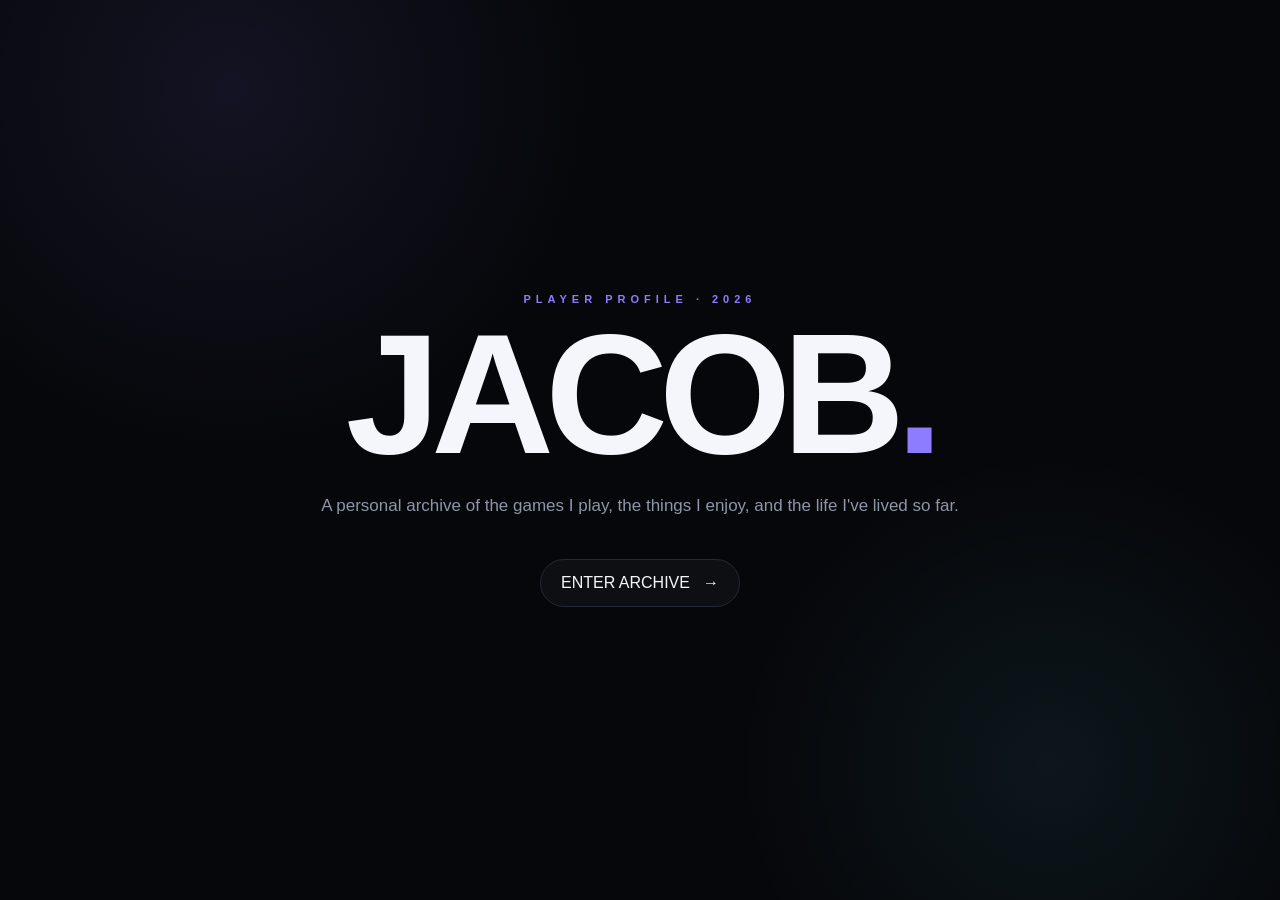
<file: index.html>
<!DOCTYPE html>
<html lang="en">
<head>
<meta charset="UTF-8">
<meta name="viewport" content="width=device-width, initial-scale=1.0">
<title>JACOB / PROFILE</title>
<link rel="stylesheet" href="style.css">
</head>
<body>
<section class="hero">
  <div>
    <div class="kicker">PLAYER PROFILE · 2026</div>
    <h1>JACOB<span>.</span></h1>
    <p>A personal archive of the games I play, the things I enjoy, and the life I've lived so far.</p>
    <a class="enter" href="home.html">ENTER ARCHIVE <span>→</span></a>
  </div>
</section>
</body>
</html>
</file>
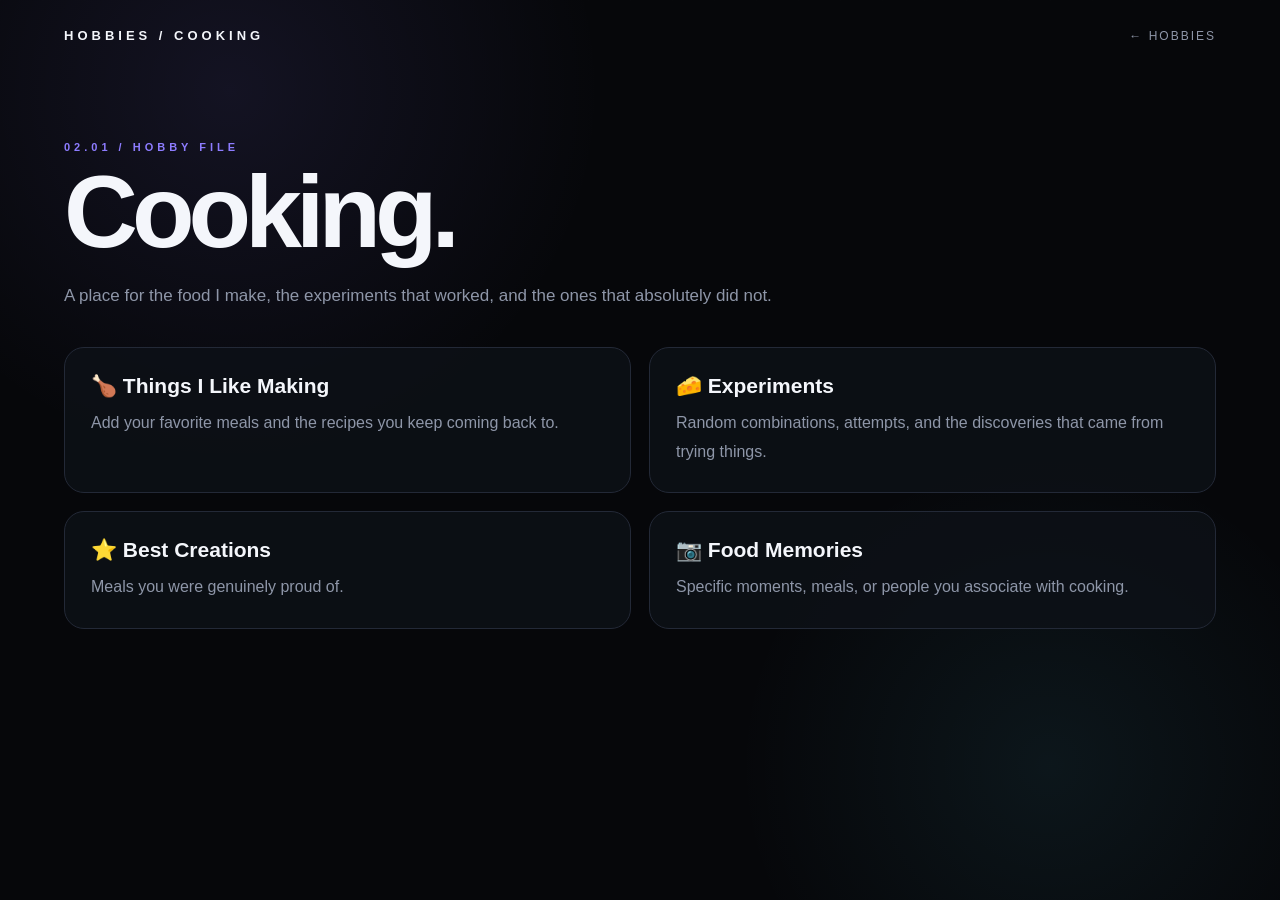
<file: cooking.html>
<!DOCTYPE html>
<html lang="en">
<head>
<meta charset="UTF-8">
<meta name="viewport" content="width=device-width, initial-scale=1.0">
<title>Cooking — JACOB / PROFILE</title>
<link rel="stylesheet" href="style.css">
</head>
<body>
<div class="wrap page">
  <div class="topbar"><div class="logo">HOBBIES / COOKING</div><a class="navlink" href="hobbies.html">← Hobbies</a></div>
  <div class="heading"><div class="eyebrow">02.01 / HOBBY FILE</div><h1>Cooking.</h1><p>A place for the food I make, the experiments that worked, and the ones that absolutely did not.</p></div>
  <div class="info-grid">
    <div class="info"><h2>🍗 Things I Like Making</h2><p>Add your favorite meals and the recipes you keep coming back to.</p></div>
    <div class="info"><h2>🧀 Experiments</h2><p>Random combinations, attempts, and the discoveries that came from trying things.</p></div>
    <div class="info"><h2>⭐ Best Creations</h2><p>Meals you were genuinely proud of.</p></div>
    <div class="info"><h2>📷 Food Memories</h2><p>Specific moments, meals, or people you associate with cooking.</p></div>
  </div>
</div>
</body>
</html>
</file>
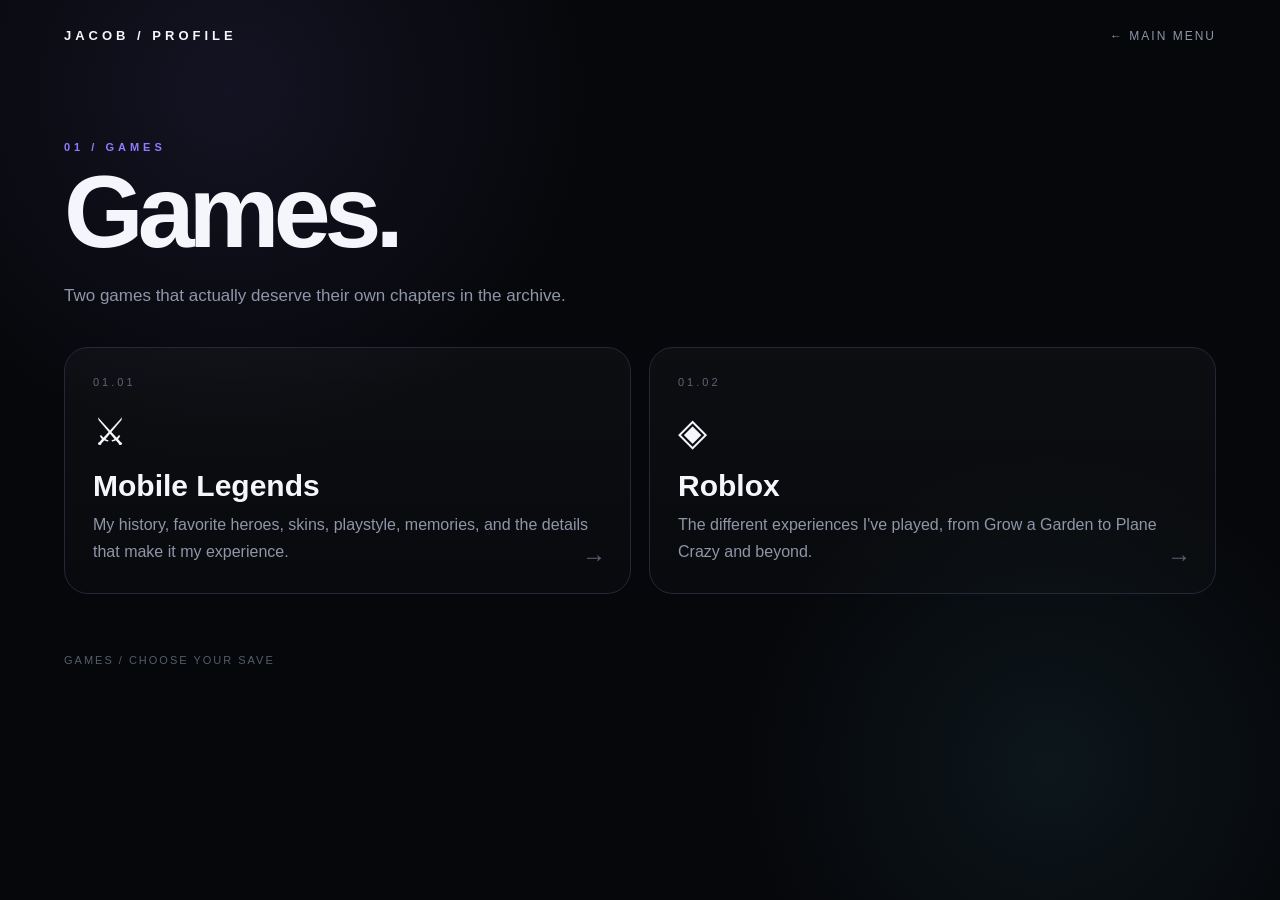
<file: games.html>
<!DOCTYPE html>
<html lang="en">
<head>
<meta charset="UTF-8">
<meta name="viewport" content="width=device-width, initial-scale=1.0">
<title>Games — JACOB / PROFILE</title>
<link rel="stylesheet" href="style.css">
</head>
<body>
<div class="wrap page">
  <div class="topbar">
    <div class="logo">JACOB / PROFILE</div>
    <a class="navlink" href="home.html">← Main menu</a>
  </div>
  <div class="heading">
    <div class="eyebrow">01 / GAMES</div>
    <h1>Games.</h1>
    <p>Two games that actually deserve their own chapters in the archive.</p>
  </div>

  <div class="grid">
    <a class="card" href="mlbb.html">
      <div class="num">01.01</div><span class="icon">⚔</span>
      <h2>Mobile Legends</h2>
      <p>My history, favorite heroes, skins, playstyle, memories, and the details that make it my experience.</p>
      <span class="arrow">→</span>
    </a>
    <a class="card" href="roblox.html">
      <div class="num">01.02</div><span class="icon">◈</span>
      <h2>Roblox</h2>
      <p>The different experiences I've played, from Grow a Garden to Plane Crazy and beyond.</p>
      <span class="arrow">→</span>
    </a>
  </div>
  <div class="footer">Games / choose your save</div>
</div>
</body>
</html>
</file>
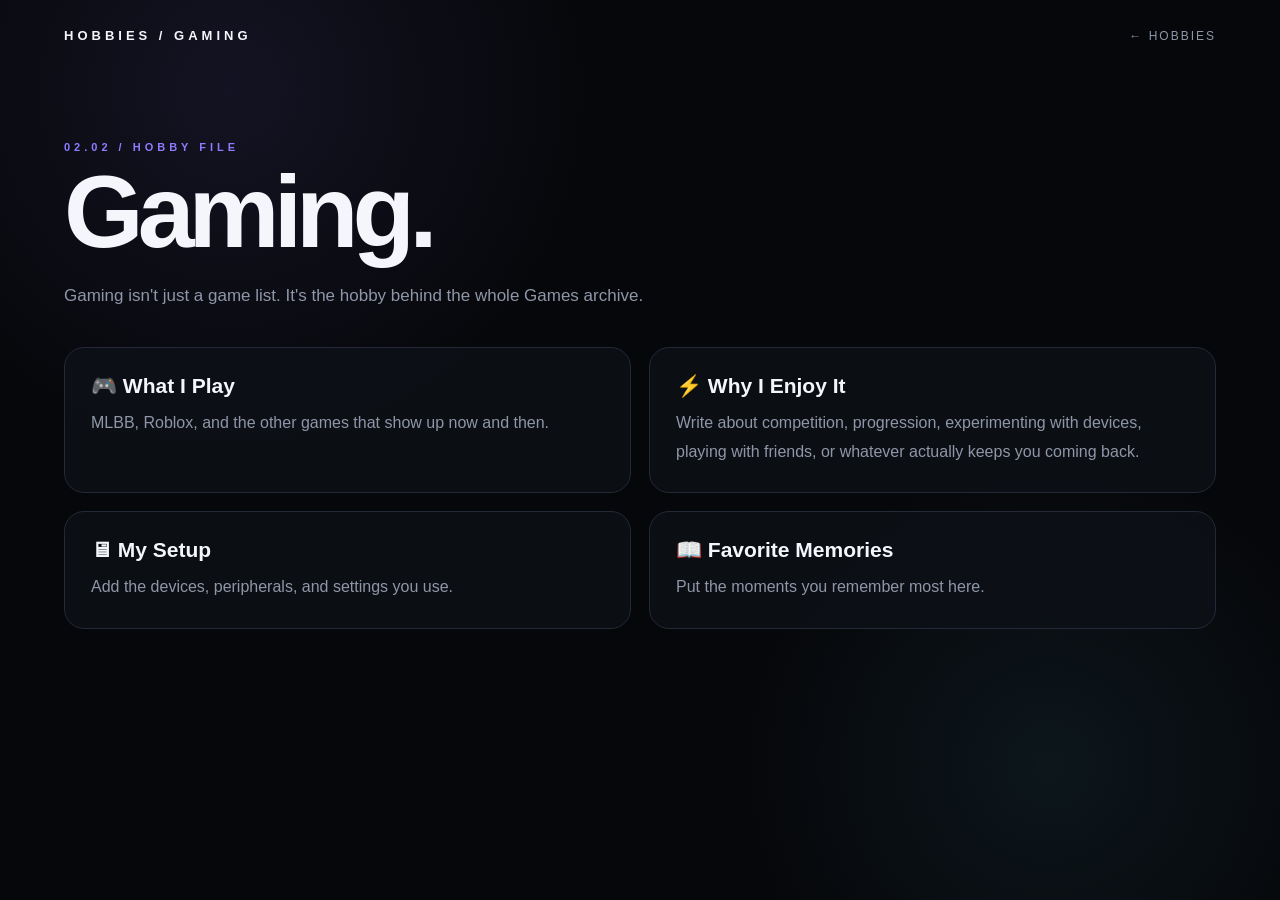
<file: gaming.html>
<!DOCTYPE html>
<html lang="en">
<head>
<meta charset="UTF-8">
<meta name="viewport" content="width=device-width, initial-scale=1.0">
<title>Gaming — JACOB / PROFILE</title>
<link rel="stylesheet" href="style.css">
</head>
<body>
<div class="wrap page">
  <div class="topbar"><div class="logo">HOBBIES / GAMING</div><a class="navlink" href="hobbies.html">← Hobbies</a></div>
  <div class="heading"><div class="eyebrow">02.02 / HOBBY FILE</div><h1>Gaming.</h1><p>Gaming isn't just a game list. It's the hobby behind the whole Games archive.</p></div>
  <div class="info-grid">
    <div class="info"><h2>🎮 What I Play</h2><p>MLBB, Roblox, and the other games that show up now and then.</p></div>
    <div class="info"><h2>⚡ Why I Enjoy It</h2><p>Write about competition, progression, experimenting with devices, playing with friends, or whatever actually keeps you coming back.</p></div>
    <div class="info"><h2>🖥 My Setup</h2><p>Add the devices, peripherals, and settings you use.</p></div>
    <div class="info"><h2>📖 Favorite Memories</h2><p>Put the moments you remember most here.</p></div>
  </div>
</div>
</body>
</html>
</file>
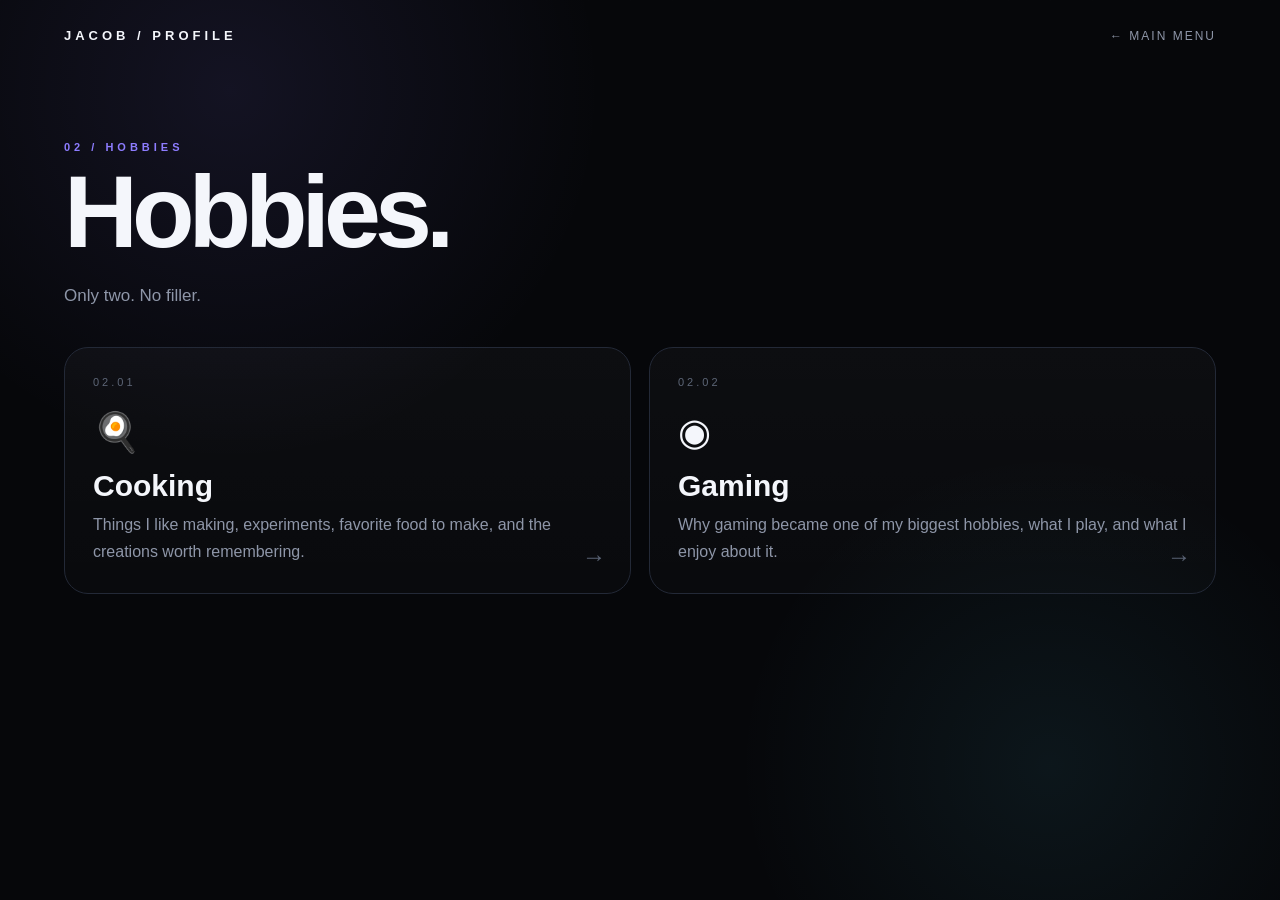
<file: hobbies.html>
<!DOCTYPE html>
<html lang="en">
<head>
<meta charset="UTF-8">
<meta name="viewport" content="width=device-width, initial-scale=1.0">
<title>Hobbies — JACOB / PROFILE</title>
<link rel="stylesheet" href="style.css">
</head>
<body>
<div class="wrap page">
  <div class="topbar">
    <div class="logo">JACOB / PROFILE</div>
    <a class="navlink" href="home.html">← Main menu</a>
  </div>
  <div class="heading">
    <div class="eyebrow">02 / HOBBIES</div>
    <h1>Hobbies.</h1>
    <p>Only two. No filler.</p>
  </div>

  <div class="grid">
    <a class="card" href="cooking.html"><div class="num">02.01</div><span class="icon">🍳</span><h2>Cooking</h2><p>Things I like making, experiments, favorite food to make, and the creations worth remembering.</p><span class="arrow">→</span></a>
    <a class="card" href="gaming.html"><div class="num">02.02</div><span class="icon">◉</span><h2>Gaming</h2><p>Why gaming became one of my biggest hobbies, what I play, and what I enjoy about it.</p><span class="arrow">→</span></a>
  </div>
</div>
</body>
</html>
</file>
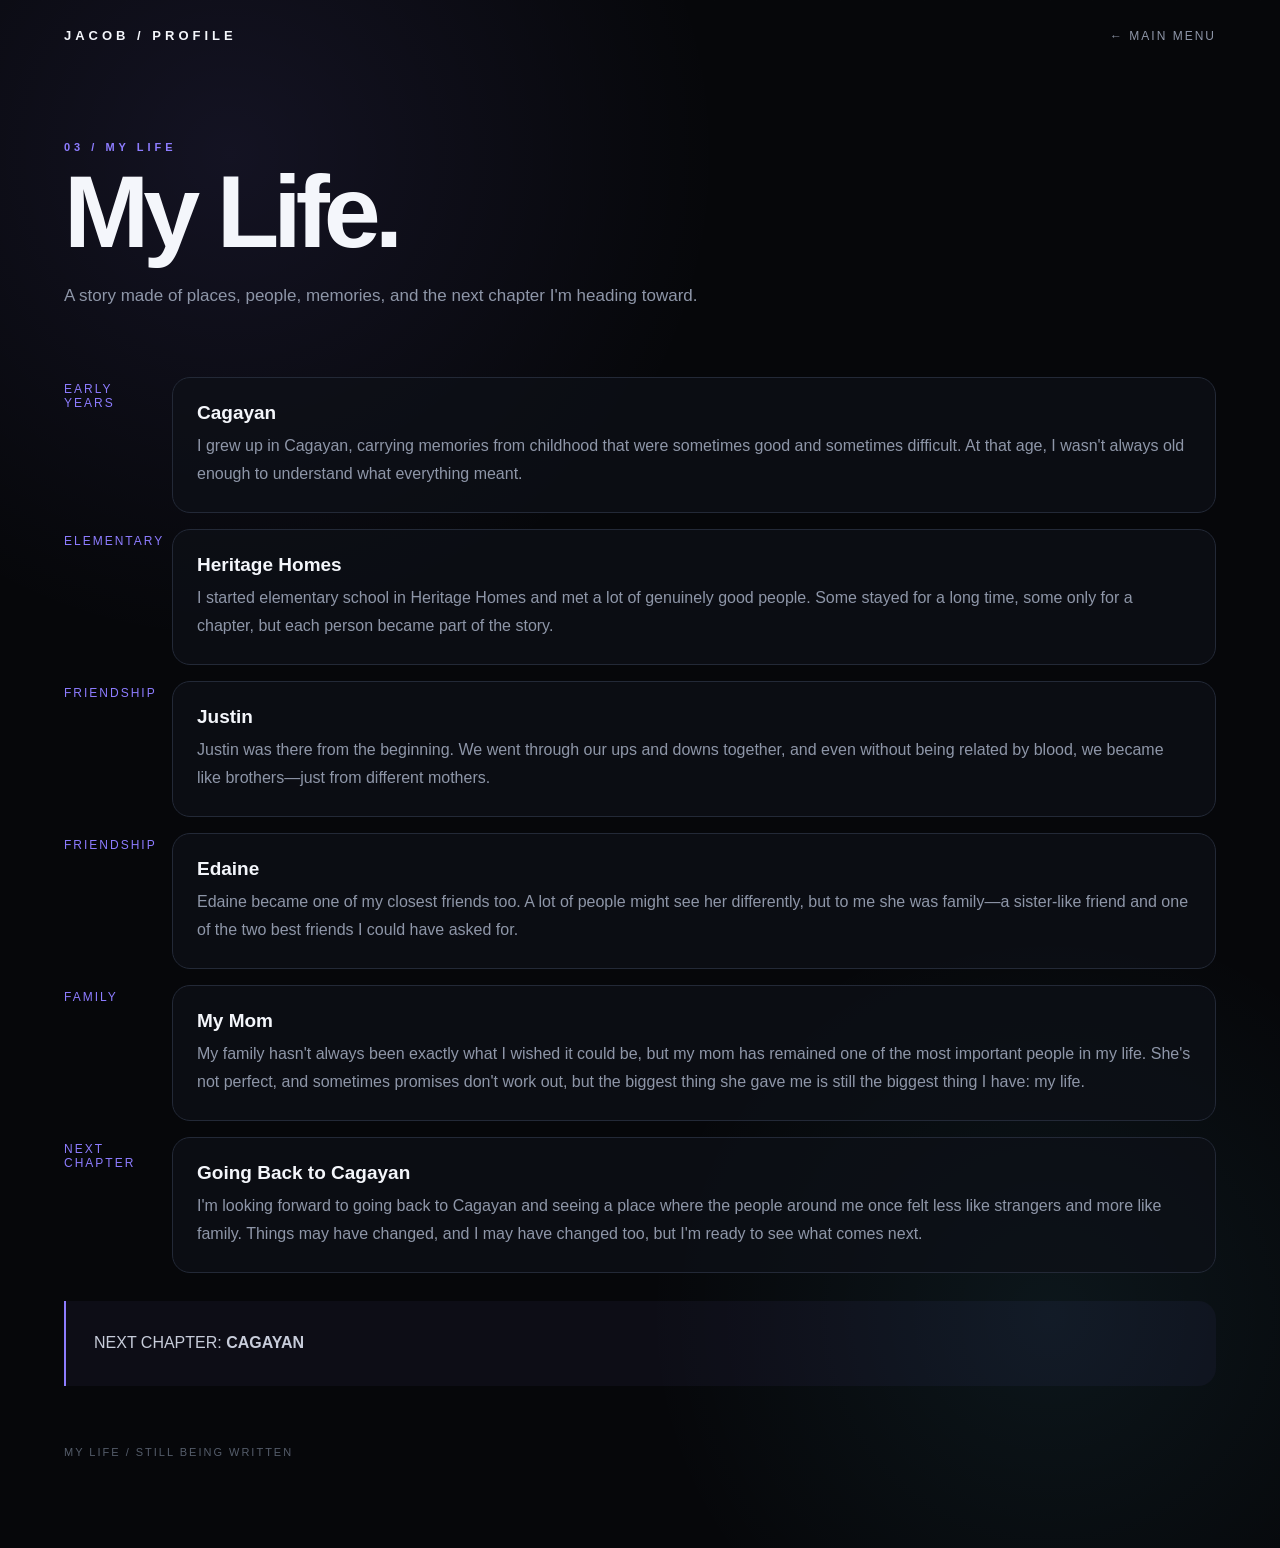
<file: life.html>
<!DOCTYPE html>
<html lang="en">
<head>
<meta charset="UTF-8">
<meta name="viewport" content="width=device-width, initial-scale=1.0">
<title>My Life — JACOB / PROFILE</title>
<link rel="stylesheet" href="style.css">
</head>
<body>
<div class="wrap page">
  <div class="topbar">
    <div class="logo">JACOB / PROFILE</div>
    <a class="navlink" href="home.html">← Main menu</a>
  </div>
  <div class="heading">
    <div class="eyebrow">03 / MY LIFE</div>
    <h1>My Life.</h1>
    <p>A story made of places, people, memories, and the next chapter I'm heading toward.</p>
  </div>

  <div class="timeline">
    <div class="timeline-item"><div class="year">EARLY YEARS</div><div class="panel"><h3>Cagayan</h3><p>I grew up in Cagayan, carrying memories from childhood that were sometimes good and sometimes difficult. At that age, I wasn't always old enough to understand what everything meant.</p></div></div>
    <div class="timeline-item"><div class="year">ELEMENTARY</div><div class="panel"><h3>Heritage Homes</h3><p>I started elementary school in Heritage Homes and met a lot of genuinely good people. Some stayed for a long time, some only for a chapter, but each person became part of the story.</p></div></div>
    <div class="timeline-item"><div class="year">FRIENDSHIP</div><div class="panel"><h3>Justin</h3><p>Justin was there from the beginning. We went through our ups and downs together, and even without being related by blood, we became like brothers—just from different mothers.</p></div></div>
    <div class="timeline-item"><div class="year">FRIENDSHIP</div><div class="panel"><h3>Edaine</h3><p>Edaine became one of my closest friends too. A lot of people might see her differently, but to me she was family—a sister-like friend and one of the two best friends I could have asked for.</p></div></div>
    <div class="timeline-item"><div class="year">FAMILY</div><div class="panel"><h3>My Mom</h3><p>My family hasn't always been exactly what I wished it could be, but my mom has remained one of the most important people in my life. She's not perfect, and sometimes promises don't work out, but the biggest thing she gave me is still the biggest thing I have: my life.</p></div></div>
    <div class="timeline-item"><div class="year">NEXT CHAPTER</div><div class="panel"><h3>Going Back to Cagayan</h3><p>I'm looking forward to going back to Cagayan and seeing a place where the people around me once felt less like strangers and more like family. Things may have changed, and I may have changed too, but I'm ready to see what comes next.</p></div></div>
  </div>

  <div class="quote">NEXT CHAPTER: <strong>CAGAYAN</strong></div>
  <div class="footer">My life / still being written</div>
</div>
</body>
</html>
</file>
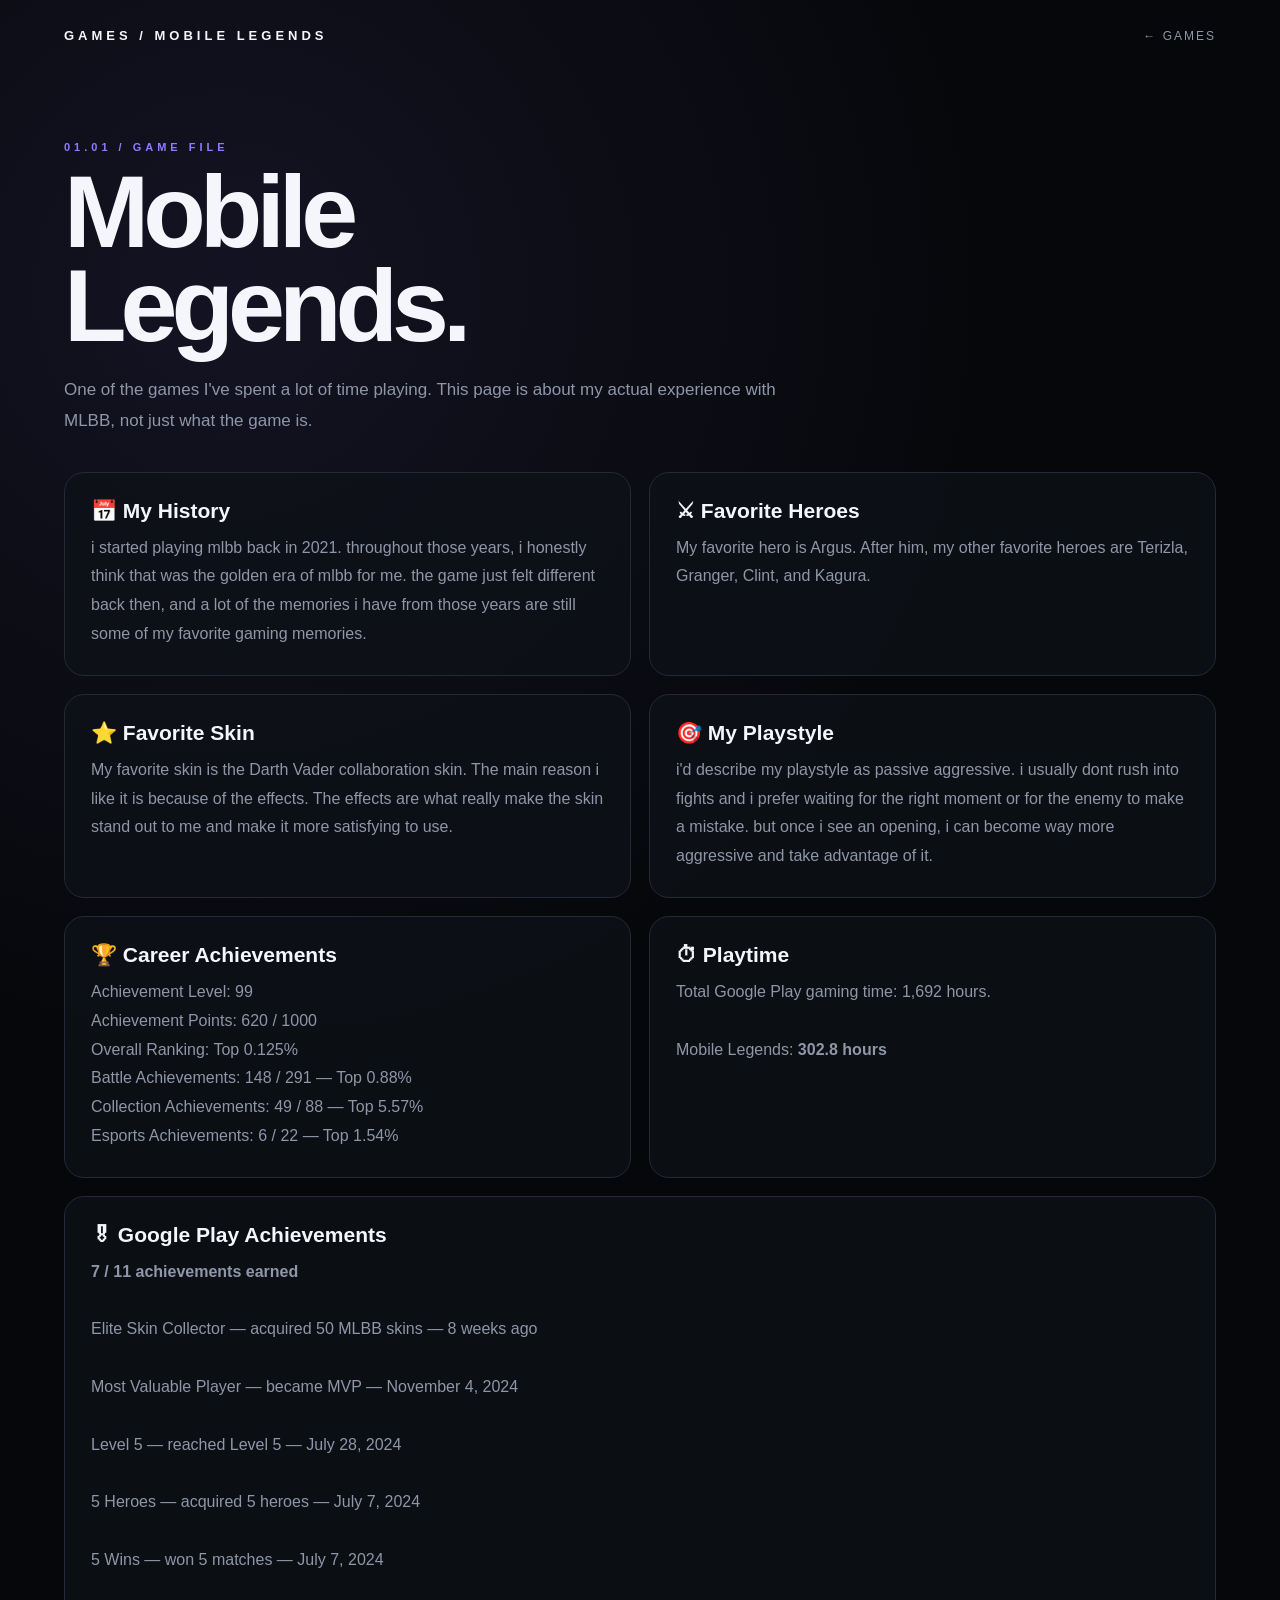
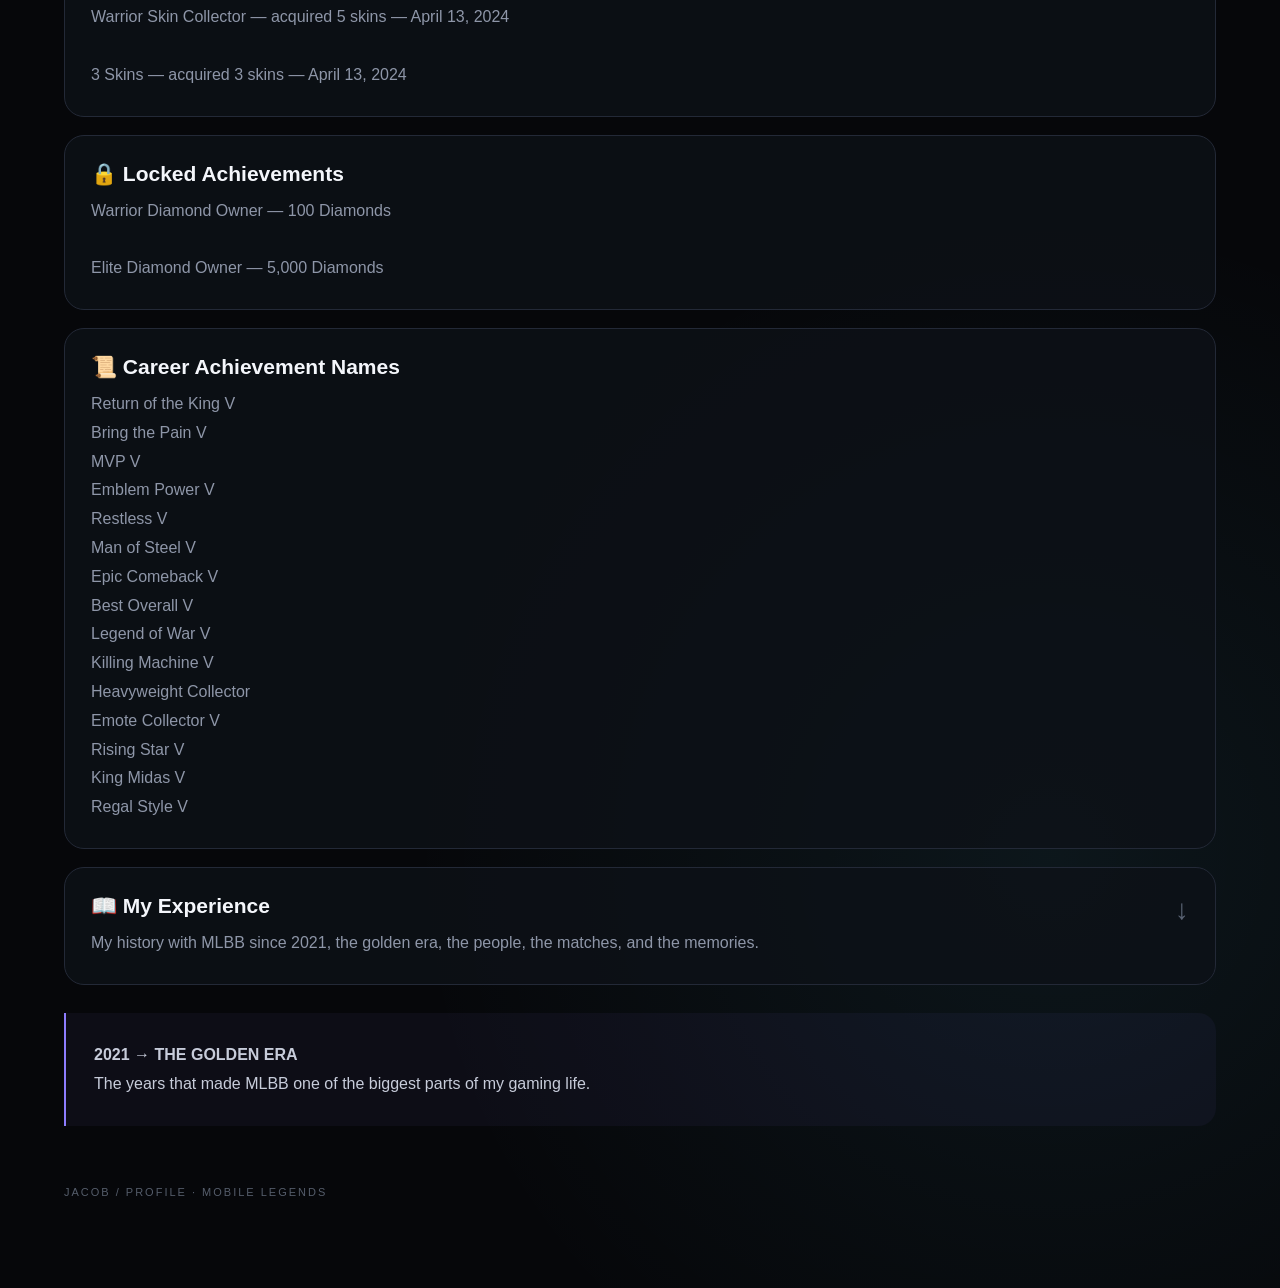
<file: mlbb.html>
<!DOCTYPE html>
<html lang="en">

<head>
    <meta charset="UTF-8">
    <meta name="viewport" content="width=device-width, initial-scale=1.0">

    <title>Mobile Legends — JACOB / PROFILE</title>

    <link rel="stylesheet" href="style.css">

    <style>

        /* MY EXPERIENCE EXPANDABLE CARD */

        .experience-card {
            cursor: pointer;
        }

        .experience-header {
            display: flex;
            justify-content: space-between;
            align-items: flex-start;
            gap: 25px;
        }

        .experience-arrow {
            font-size: 28px;
            color: #596273;
            transition: transform .35s ease, color .35s ease;
        }

        .experience-card:hover .experience-arrow {
            color: white;
        }

        .experience-content {
            max-height: 0;
            overflow: hidden;
            opacity: 0;
            transition:
                max-height .7s cubic-bezier(.2,.8,.2,1),
                opacity .35s ease,
                margin-top .4s ease;
        }

        .experience-content p {
            color: var(--muted);
            line-height: 1.8;
            margin-bottom: 20px;
        }

        .experience-card.open .experience-content {
            max-height: 2000px;
            opacity: 1;
            margin-top: 30px;
        }

        .experience-card.open .experience-arrow {
            transform: rotate(180deg);
            color: white;
        }

    </style>

</head>

<body>

<div class="wrap page">

    <!-- TOP BAR -->

    <div class="topbar">

        <div class="logo">
            GAMES / MOBILE LEGENDS
        </div>

        <a class="navlink" href="games.html">
            ← Games
        </a>

    </div>


    <!-- HEADER -->

    <div class="heading">

        <div class="eyebrow">
            01.01 / GAME FILE
        </div>

        <h1>
            Mobile<br>
            Legends.
        </h1>

        <p>
            One of the games I've spent a lot of time playing.
            This page is about my actual experience with MLBB,
            not just what the game is.
        </p>

    </div>


    <!-- INFORMATION -->

    <div class="info-grid">


        <!-- MY HISTORY -->

        <div class="info">

            <h2>
                📅 My History
            </h2>

            <p>
                i started playing mlbb back in 2021.
                throughout those years, i honestly think that was
                the golden era of mlbb for me. the game just felt
                different back then, and a lot of the memories i
                have from those years are still some of my favorite
                gaming memories.
            </p>

        </div>


        <!-- FAVORITE HEROES -->

        <div class="info">

            <h2>
                ⚔ Favorite Heroes
            </h2>

            <p>
                My favorite hero is Argus. After him, my other
                favorite heroes are Terizla, Granger, Clint,
                and Kagura.
            </p>

        </div>


        <!-- FAVORITE SKIN -->

        <div class="info">

            <h2>
                ⭐ Favorite Skin
            </h2>

            <p>
                My favorite skin is the Darth Vader collaboration
                skin. The main reason i like it is because of
                the effects. The effects are what really make
                the skin stand out to me and make it more
                satisfying to use.
            </p>

        </div>


        <!-- PLAYSTYLE -->

        <div class="info">

            <h2>
                🎯 My Playstyle
            </h2>

            <p>
                i'd describe my playstyle as passive aggressive.
                i usually dont rush into fights and i prefer
                waiting for the right moment or for the enemy
                to make a mistake. but once i see an opening,
                i can become way more aggressive and take
                advantage of it.
            </p>

        </div>


        <!-- CAREER ACHIEVEMENTS -->

        <div class="info">

            <h2>
                🏆 Career Achievements
            </h2>

            <p>
                Achievement Level: 99
                <br>
                Achievement Points: 620 / 1000
                <br>
                Overall Ranking: Top 0.125%
                <br>
                Battle Achievements: 148 / 291 — Top 0.88%
                <br>
                Collection Achievements: 49 / 88 — Top 5.57%
                <br>
                Esports Achievements: 6 / 22 — Top 1.54%
            </p>

        </div>


        <!-- PLAYTIME -->

        <div class="info">

            <h2>
                ⏱ Playtime
            </h2>

            <p>
                Total Google Play gaming time:
                1,692 hours.

                <br><br>

                Mobile Legends:
                <strong>302.8 hours</strong>
            </p>

        </div>


        <!-- GOOGLE PLAY ACHIEVEMENTS -->

        <div class="info full">

            <h2>
                🎖 Google Play Achievements
            </h2>

            <p>

                <strong>7 / 11 achievements earned</strong>

                <br><br>

                Elite Skin Collector —
                acquired 50 MLBB skins — 8 weeks ago

                <br><br>

                Most Valuable Player —
                became MVP — November 4, 2024

                <br><br>

                Level 5 —
                reached Level 5 — July 28, 2024

                <br><br>

                5 Heroes —
                acquired 5 heroes — July 7, 2024

                <br><br>

                5 Wins —
                won 5 matches — July 7, 2024

                <br><br>

                Warrior Skin Collector —
                acquired 5 skins — April 13, 2024

                <br><br>

                3 Skins —
                acquired 3 skins — April 13, 2024

            </p>

        </div>


        <!-- LOCKED ACHIEVEMENTS -->

        <div class="info full">

            <h2>
                🔒 Locked Achievements
            </h2>

            <p>

                Warrior Diamond Owner —
                100 Diamonds

                <br><br>

                Elite Diamond Owner —
                5,000 Diamonds

            </p>

        </div>


        <!-- CAREER ACHIEVEMENT NAMES -->

        <div class="info full">

            <h2>
                📜 Career Achievement Names
            </h2>

            <p>

                Return of the King V
                <br>
                Bring the Pain V
                <br>
                MVP V
                <br>
                Emblem Power V
                <br>
                Restless V
                <br>
                Man of Steel V
                <br>
                Epic Comeback V
                <br>
                Best Overall V
                <br>
                Legend of War V
                <br>
                Killing Machine V
                <br>
                Heavyweight Collector
                <br>
                Emote Collector V
                <br>
                Rising Star V
                <br>
                King Midas V
                <br>
                Regal Style V

            </p>

        </div>


        <!-- MY EXPERIENCE -->

        <div
            class="info full experience-card"
            onclick="toggleExperience(this)"
        >

            <div class="experience-header">

                <div>

                    <h2>
                        📖 My Experience
                    </h2>

                    <p class="experience-preview">

                        My history with MLBB since 2021,
                        the golden era, the people,
                        the matches, and the memories.

                    </p>

                </div>

                <span class="experience-arrow">
                    ↓
                </span>

            </div>


            <!-- EXPANDED CONTENT -->

            <div class="experience-content">

                <p>
                    i started playing mlbb back in 2021,
                    and honestly throughout those years i
                    think that was the golden era of mlbb for me.
                    Everything just felt different back then.
                    The game, the people, the matches, even the
                    way playing the game felt. It was one of
                    those periods where you could make memories
                    without even realizing that you were making them.
                </p>

                <p>
                    Over the years, i've played through different
                    stages of the game and watched it change a lot.
                    Some things got better, some things changed
                    completely, and some things just arent the same
                    anymore. But even with all of that, the older
                    years still stand out to me the most.
                </p>

                <p>
                    A big part of why i remember mlbb so much is
                    because it wasnt only about winning matches.
                    It was also about the random games, the moments
                    that made me laugh, the frustrating matches,
                    the times i actually played really well, and
                    all the little things that happened while playing.
                </p>

                <p>
                    My favorite hero is Argus, followed by Terizla,
                    Granger, Clint, and Kagura. I usually play in a
                    passive-aggressive way. I dont always rush into
                    a fight immediately. I prefer watching what the
                    enemy is doing and waiting for an opening, but
                    once i see one, i can become much more aggressive.
                </p>

                <p>
                    My favorite skin is the Darth Vader collaboration
                    skin, mostly because of its effects. The effects
                    are probably the biggest reason the skin stands
                    out to me, and they make using it feel much more
                    satisfying.
                </p>

                <p>
                    According to my Google Play stats, i've spent
                    302.8 hours playing Mobile Legends. I also
                    reached Achievement Level 99 with 620 out of
                    1000 achievement points, placing me in the
                    top 0.125% overall.
                </p>

                <p>
                    Looking back, i dont really think of mlbb as
                    just another game i've played. It's something
                    that has been around for years of my life,
                    and because of that, there's a lot more
                    attached to it than just the game itself.
                </p>

            </div>

        </div>

    </div>


    <!-- GOLDEN ERA -->

    <div class="quote">

        <strong>
            2021 → THE GOLDEN ERA
        </strong>

        <br>

        The years that made MLBB one of the biggest parts
        of my gaming life.

    </div>


    <!-- FOOTER -->

    <div class="footer">

        JACOB / PROFILE · MOBILE LEGENDS

    </div>

</div>


<!-- JAVASCRIPT -->

<script>

function toggleExperience(card) {

    card.classList.toggle("open");

}

</script>

</body>

</html>
</file>
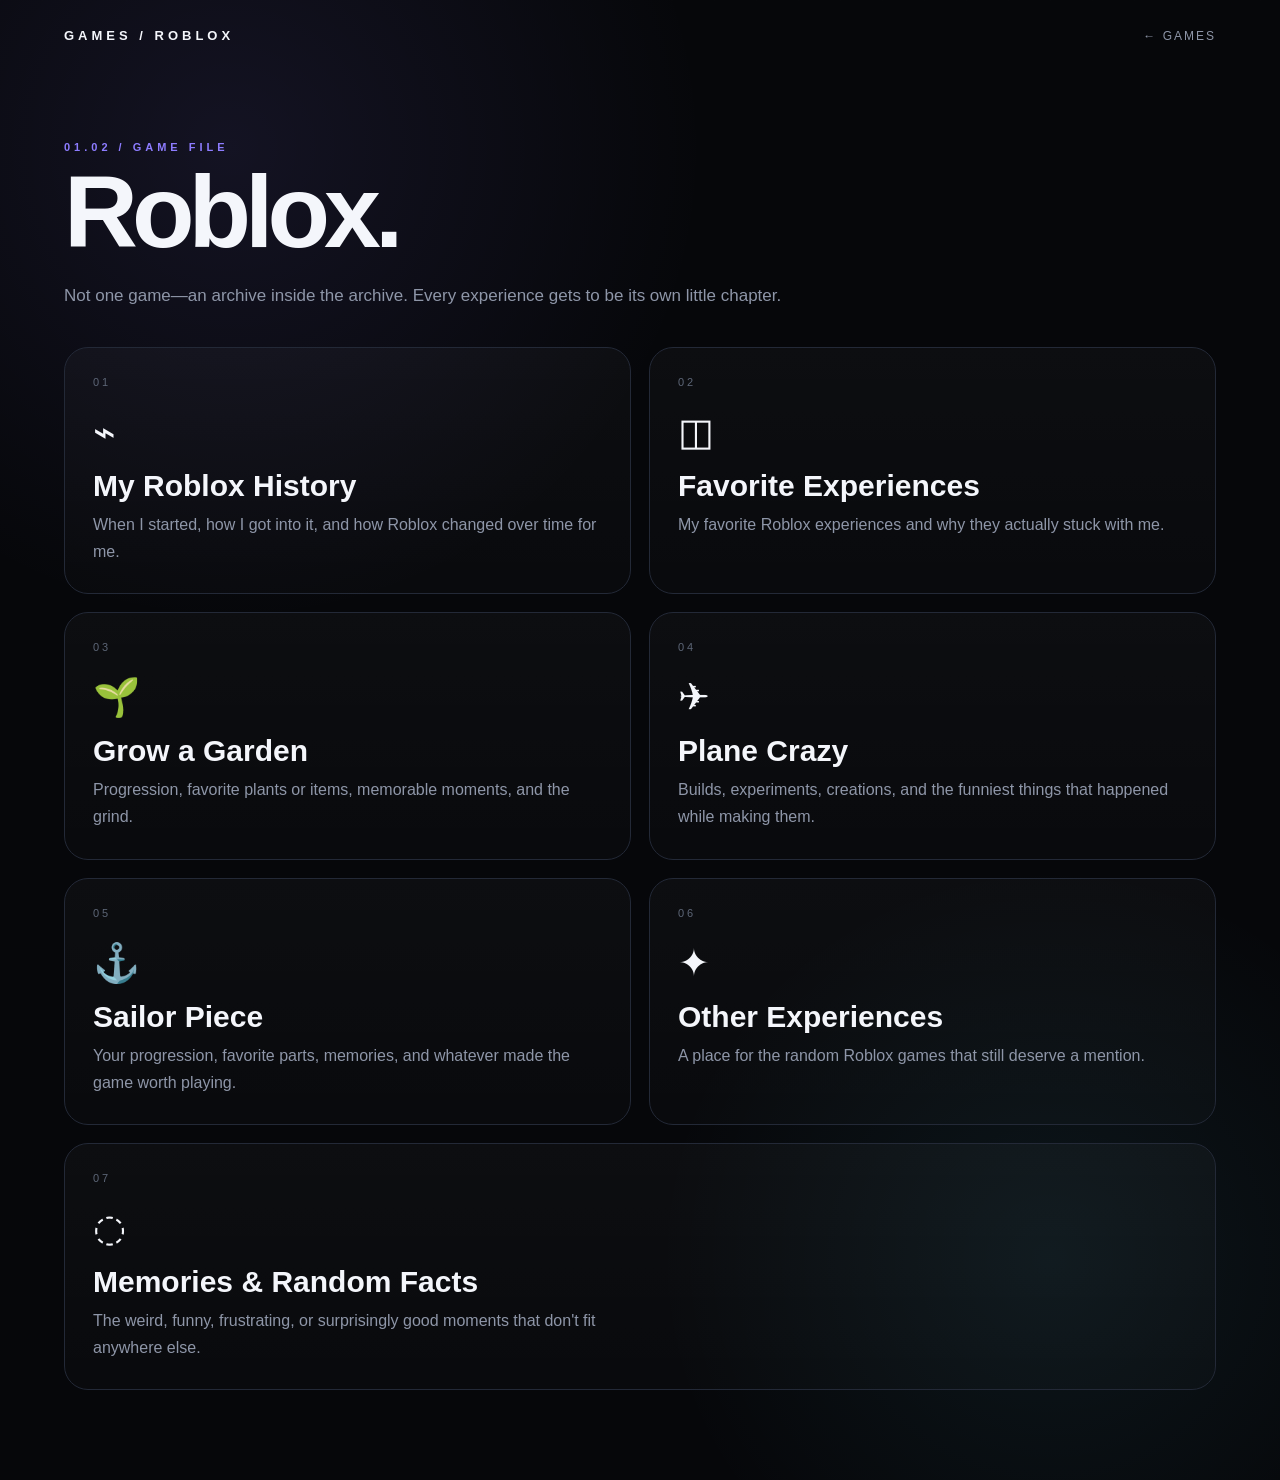
<file: roblox.html>
<!DOCTYPE html>
<html lang="en">
<head>
<meta charset="UTF-8">
<meta name="viewport" content="width=device-width, initial-scale=1.0">
<title>Roblox — JACOB / PROFILE</title>
<link rel="stylesheet" href="style.css">
</head>
<body>
<div class="wrap page">
  <div class="topbar">
    <div class="logo">GAMES / ROBLOX</div>
    <a class="navlink" href="games.html">← Games</a>
  </div>
  <div class="heading">
    <div class="eyebrow">01.02 / GAME FILE</div>
    <h1>Roblox.</h1>
    <p>Not one game—an archive inside the archive. Every experience gets to be its own little chapter.</p>
  </div>

  <div class="grid">
    <div class="card"><div class="num">01</div><span class="icon">⌁</span><h2>My Roblox History</h2><p>When I started, how I got into it, and how Roblox changed over time for me.</p></div>
    <div class="card"><div class="num">02</div><span class="icon">◫</span><h2>Favorite Experiences</h2><p>My favorite Roblox experiences and why they actually stuck with me.</p></div>
    <div class="card"><div class="num">03</div><span class="icon">🌱</span><h2>Grow a Garden</h2><p>Progression, favorite plants or items, memorable moments, and the grind.</p></div>
    <div class="card"><div class="num">04</div><span class="icon">✈</span><h2>Plane Crazy</h2><p>Builds, experiments, creations, and the funniest things that happened while making them.</p></div>
    <div class="card"><div class="num">05</div><span class="icon">⚓</span><h2>Sailor Piece</h2><p>Your progression, favorite parts, memories, and whatever made the game worth playing.</p></div>
    <div class="card"><div class="num">06</div><span class="icon">✦</span><h2>Other Experiences</h2><p>A place for the random Roblox games that still deserve a mention.</p></div>
    <div class="card full"><div class="num">07</div><span class="icon">◌</span><h2>Memories & Random Facts</h2><p>The weird, funny, frustrating, or surprisingly good moments that don't fit anywhere else.</p></div>
  </div>
</div>
</body>
</html>
</file>
<file: style.css>
:root{
  --bg:#06070a;
  --panel:#0d1016;
  --panel2:#121620;
  --text:#f4f6fb;
  --muted:#8e96a8;
  --line:#232937;
  --accent:#8d7cff;
  --accent2:#5fe0ff;
  --shadow:0 30px 80px rgba(0,0,0,.42);
}
*{box-sizing:border-box;margin:0;padding:0}
html{scroll-behavior:smooth}
body{
  background:
    radial-gradient(circle at 18% 10%,rgba(141,124,255,.10),transparent 28%),
    radial-gradient(circle at 82% 85%,rgba(95,224,255,.07),transparent 24%),
    var(--bg);
  color:var(--text);
  font-family:Inter,Segoe UI,Arial,sans-serif;
  min-height:100vh;
  overflow-x:hidden;
}
a{color:inherit;text-decoration:none}
button{font:inherit}
body:before{
  content:"";
  position:fixed;inset:0;pointer-events:none;opacity:.12;
  background-image:linear-gradient(rgba(255,255,255,.03) 1px,transparent 1px),
                   linear-gradient(90deg,rgba(255,255,255,.03) 1px,transparent 1px);
  background-size:42px 42px;
  mask-image:linear-gradient(to bottom,black,transparent 88%);
}
.wrap{width:min(1180px,90%);margin:auto}
.topbar{display:flex;justify-content:space-between;align-items:center;padding:28px 0}
.logo{font-size:13px;letter-spacing:4px;font-weight:800}
.navlink{color:var(--muted);font-size:12px;letter-spacing:2px;text-transform:uppercase;transition:.2s}
.navlink:hover{color:var(--text);transform:translateX(-4px)}
.page{min-height:100vh;padding-bottom:90px;animation:pageIn .55s cubic-bezier(.2,.8,.2,1)}
@keyframes pageIn{from{opacity:0;transform:translateY(18px) scale(.99)}to{opacity:1;transform:none}}
.hero{min-height:100vh;display:grid;place-items:center;text-align:center;padding:30px}
.kicker{font-size:11px;letter-spacing:5px;color:var(--accent);font-weight:700;text-transform:uppercase}
.hero h1{font-size:clamp(70px,14vw,170px);letter-spacing:-9px;line-height:.84;margin-top:18px}
.hero h1 span{color:var(--accent)}
.hero p{color:var(--muted);margin:26px auto 0;max-width:640px;line-height:1.7;font-size:17px}
.enter{
  display:inline-flex;align-items:center;gap:13px;margin-top:38px;
  padding:14px 20px;border:1px solid var(--line);border-radius:999px;
  background:rgba(255,255,255,.03);transition:.3s
}
.enter:hover{border-color:var(--accent);transform:translateY(-3px);box-shadow:0 20px 50px rgba(141,124,255,.13)}
.heading{padding:70px 0 35px}
.eyebrow{font-size:11px;letter-spacing:4px;text-transform:uppercase;color:var(--accent);font-weight:800}
.heading h1{font-size:clamp(54px,8vw,110px);letter-spacing:-6px;line-height:.92;margin-top:12px}
.heading p{max-width:720px;color:var(--muted);line-height:1.8;font-size:17px;margin-top:22px}
.circle-grid{display:grid;grid-template-columns:repeat(3,1fr);gap:50px;align-items:center;padding:35px 0 10px}
.circle-link{display:grid;place-items:center;min-height:340px;position:relative}
.circle{
  width:min(300px,26vw);aspect-ratio:1;border-radius:50%;
  display:grid;place-items:center;text-align:center;
  border:1px solid var(--line);
  background:
    radial-gradient(circle at 35% 30%,rgba(255,255,255,.08),transparent 28%),
    radial-gradient(circle,rgba(141,124,255,.11),rgba(255,255,255,.02) 60%,rgba(0,0,0,.2));
  box-shadow:inset 0 0 70px rgba(255,255,255,.025),0 0 0 1px rgba(255,255,255,.015);
  position:relative;transition:.45s cubic-bezier(.2,.8,.2,1)
}
.circle:before{
  content:"";position:absolute;inset:10px;border:1px solid rgba(255,255,255,.06);
  border-radius:50%;animation:spin 14s linear infinite
}
.circle:after{
  content:"";position:absolute;width:36%;height:36%;border-radius:50%;
  background:var(--accent);filter:blur(55px);opacity:.12;transition:.4s
}
.circle-link:hover .circle{transform:translateY(-12px) scale(1.035);border-color:var(--accent);box-shadow:0 30px 90px rgba(0,0,0,.35),0 0 60px rgba(141,124,255,.08)}
.circle-link:hover .circle:after{opacity:.26}
.circle-content{position:relative;z-index:1}
.circle-number{font-size:12px;letter-spacing:3px;color:#626b7d}
.circle-title{display:block;font-size:29px;font-weight:800;margin-top:10px}
.circle-sub{display:block;font-size:12px;color:var(--muted);margin-top:8px}
@keyframes spin{to{transform:rotate(360deg)}}
.grid{display:grid;grid-template-columns:repeat(2,1fr);gap:18px}
.card{
  background:linear-gradient(180deg,rgba(255,255,255,.03),rgba(255,255,255,.015));
  border:1px solid var(--line);border-radius:24px;padding:28px;min-height:230px;
  position:relative;overflow:hidden;transition:.35s
}
.card:hover{transform:translateY(-7px);border-color:var(--accent);box-shadow:var(--shadow)}
.card .num{color:#5d6677;font-size:11px;letter-spacing:3px}
.icon{font-size:38px;margin-top:22px;display:block}
.card h2{font-size:30px;margin-top:15px}
.card p{color:var(--muted);line-height:1.7;margin-top:8px;max-width:560px}
.arrow{position:absolute;right:24px;bottom:22px;font-size:24px;color:#596273;transition:.25s}
.card:hover .arrow{color:white;transform:translateX(7px)}
.info-grid{display:grid;grid-template-columns:repeat(2,1fr);gap:18px}
.info{
  background:rgba(14,17,24,.78);border:1px solid var(--line);border-radius:20px;padding:26px;
  transition:.3s
}
.info:hover{transform:translateY(-5px);border-color:#3c4353}
.info h2{font-size:21px;margin-bottom:11px}
.info p{color:var(--muted);line-height:1.8}
.full{grid-column:1/-1}
.quote{
  margin-top:28px;padding:28px;border-left:2px solid var(--accent);
  color:#c7ccda;background:rgba(141,124,255,.05);border-radius:0 18px 18px 0;line-height:1.8
}
.timeline{margin-top:30px;display:grid;gap:16px}
.timeline-item{display:grid;grid-template-columns:90px 1fr;gap:18px;align-items:start}
.year{color:var(--accent);font-size:12px;letter-spacing:2px;padding-top:5px}
.panel{background:rgba(14,17,24,.7);border:1px solid var(--line);border-radius:18px;padding:24px}
.panel h3{font-size:19px;margin-bottom:8px}.panel p{color:var(--muted);line-height:1.75}
.footer{padding-top:60px;color:#555d6b;font-size:11px;letter-spacing:2px;text-transform:uppercase}
@media(max-width:850px){
  .circle-grid{grid-template-columns:1fr;gap:14px}
  .circle-link{min-height:270px}
  .circle{width:230px}
  .grid,.info-grid{grid-template-columns:1fr}
  .full{grid-column:auto}
  .timeline-item{grid-template-columns:1fr;gap:8px}
  .heading{padding-top:45px}
}
</file>
